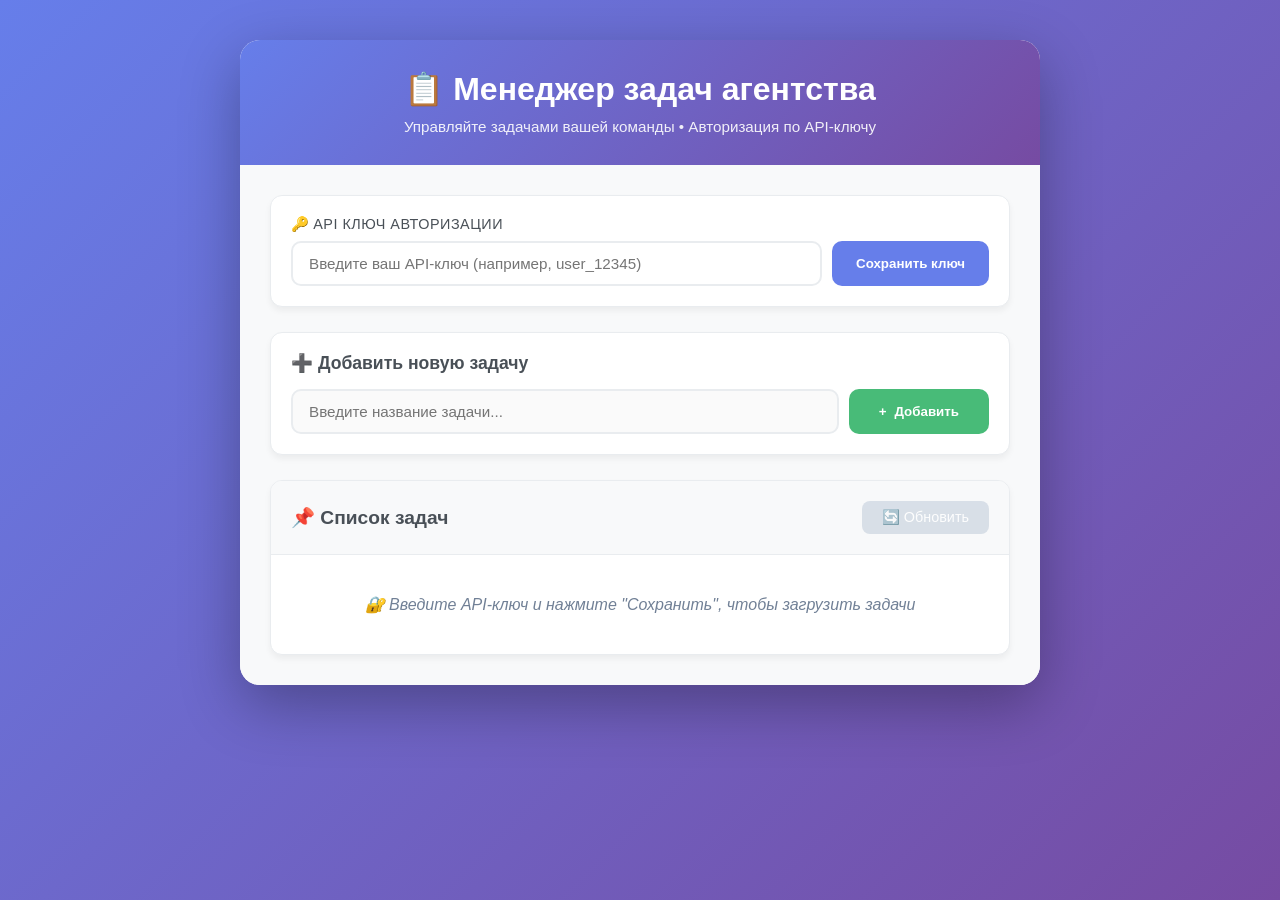
<file: 6/index.html>
<!DOCTYPE html>
<html lang="ru">
<head>
    <meta charset="UTF-8">
    <meta name="viewport" content="width=device-width, initial-scale=1.0">
    <title>Менеджер задач для агентства</title>
    <style>
        /* styles.css — встроен для удобства */
        * {
            margin: 0;
            padding: 0;
            box-sizing: border-box;
            font-family: -apple-system, BlinkMacSystemFont, 'Segoe UI', Roboto, Oxygen, Ubuntu, Cantarell, sans-serif;
        }

        body {
            background: linear-gradient(135deg, #667eea 0%, #764ba2 100%);
            min-height: 100vh;
            padding: 20px;
            display: flex;
            justify-content: center;
            align-items: flex-start;
        }

        .container {
            max-width: 800px;
            width: 100%;
            background: white;
            border-radius: 20px;
            box-shadow: 0 20px 60px rgba(0,0,0,0.3);
            overflow: hidden;
            margin: 20px auto;
        }

        .header {
            background: linear-gradient(135deg, #667eea 0%, #764ba2 100%);
            color: white;
            padding: 30px;
            text-align: center;
        }

        .header h1 {
            font-size: 2em;
            margin-bottom: 10px;
            font-weight: 600;
        }

        .header p {
            opacity: 0.9;
            font-size: 0.95em;
        }

        .content {
            padding: 30px;
            background: #f8f9fa;
        }

        .api-section {
            background: white;
            padding: 20px;
            border-radius: 12px;
            margin-bottom: 25px;
            box-shadow: 0 4px 6px rgba(0,0,0,0.05);
            border: 1px solid #e9ecef;
        }

        .api-section label {
            display: block;
            margin-bottom: 8px;
            color: #495057;
            font-weight: 500;
            font-size: 0.9em;
            text-transform: uppercase;
            letter-spacing: 0.5px;
        }

        .api-input-group {
            display: flex;
            gap: 10px;
            flex-wrap: wrap;
        }

        .api-input-group input {
            flex: 1;
            padding: 12px 16px;
            border: 2px solid #e9ecef;
            border-radius: 10px;
            font-size: 0.95em;
            transition: all 0.3s;
            min-width: 250px;
        }

        .api-input-group input:focus {
            outline: none;
            border-color: #667eea;
            box-shadow: 0 0 0 3px rgba(102,126,234,0.1);
        }

        .api-input-group button {
            padding: 12px 24px;
            background: #667eea;
            color: white;
            border: none;
            border-radius: 10px;
            font-weight: 600;
            cursor: pointer;
            transition: all 0.3s;
            white-space: nowrap;
        }

        .api-input-group button:hover {
            background: #5a67d8;
            transform: translateY(-1px);
            box-shadow: 0 4px 12px rgba(102,126,234,0.3);
        }

        .api-input-group button:active {
            transform: translateY(0);
        }

        .api-status {
            margin-top: 10px;
            font-size: 0.9em;
            color: #28a745;
            display: flex;
            align-items: center;
            gap: 6px;
        }

        .api-status.error {
            color: #dc3545;
        }

        .api-status.hidden {
            display: none;
        }

        .api-status i {
            font-style: normal;
            font-weight: 500;
        }

        .add-task-section {
            background: white;
            padding: 20px;
            border-radius: 12px;
            margin-bottom: 25px;
            box-shadow: 0 4px 6px rgba(0,0,0,0.05);
            border: 1px solid #e9ecef;
        }

        .add-task-section h3 {
            color: #495057;
            margin-bottom: 15px;
            font-size: 1.1em;
            font-weight: 600;
        }

        .add-task-form {
            display: flex;
            gap: 10px;
            flex-wrap: wrap;
        }

        .add-task-form input {
            flex: 1;
            padding: 12px 16px;
            border: 2px solid #e9ecef;
            border-radius: 10px;
            font-size: 0.95em;
            transition: all 0.3s;
            min-width: 250px;
        }

        .add-task-form input:focus {
            outline: none;
            border-color: #667eea;
            box-shadow: 0 0 0 3px rgba(102,126,234,0.1);
        }

        .add-task-form button {
            padding: 12px 30px;
            background: #48bb78;
            color: white;
            border: none;
            border-radius: 10px;
            font-weight: 600;
            cursor: pointer;
            transition: all 0.3s;
            white-space: nowrap;
            display: flex;
            align-items: center;
            gap: 8px;
        }

        .add-task-form button:hover {
            background: #38a169;
            transform: translateY(-1px);
            box-shadow: 0 4px 12px rgba(72,187,120,0.3);
        }

        .add-task-form button:active {
            transform: translateY(0);
        }

        .tasks-section {
            background: white;
            border-radius: 12px;
            overflow: hidden;
            box-shadow: 0 4px 6px rgba(0,0,0,0.05);
            border: 1px solid #e9ecef;
        }

        .tasks-header {
            padding: 20px;
            background: #f8f9fa;
            border-bottom: 1px solid #e9ecef;
            display: flex;
            justify-content: space-between;
            align-items: center;
            flex-wrap: wrap;
            gap: 15px;
        }

        .tasks-header h2 {
            color: #495057;
            font-size: 1.2em;
            font-weight: 600;
        }

        .tasks-header button {
            padding: 8px 20px;
            background: #667eea;
            color: white;
            border: none;
            border-radius: 8px;
            font-weight: 500;
            cursor: pointer;
            transition: all 0.3s;
            font-size: 0.9em;
        }

        .tasks-header button:hover:not(:disabled) {
            background: #5a67d8;
            transform: translateY(-1px);
        }

        .tasks-header button:disabled {
            background: #cbd5e0;
            cursor: not-allowed;
            opacity: 0.7;
        }

        .tasks-list {
            list-style: none;
            padding: 0;
            margin: 0;
        }

        .task-item {
            display: flex;
            align-items: center;
            justify-content: space-between;
            padding: 16px 20px;
            border-bottom: 1px solid #e9ecef;
            transition: all 0.2s;
            animation: fadeIn 0.3s ease;
        }

        .task-item:hover {
            background: #f8f9fa;
        }

        .task-item:last-child {
            border-bottom: none;
        }

        .task-content {
            display: flex;
            align-items: center;
            gap: 12px;
            flex: 1;
        }

        .task-checkbox {
            width: 20px;
            height: 20px;
            cursor: pointer;
            accent-color: #667eea;
        }

        .task-title {
            font-size: 1em;
            color: #2d3748;
            transition: all 0.2s;
            word-break: break-word;
        }

        .task-title.completed {
            text-decoration: line-through;
            color: #a0aec0;
        }

        .task-actions {
            display: flex;
            gap: 8px;
        }

        .task-actions button {
            padding: 6px 12px;
            border: none;
            border-radius: 6px;
            font-weight: 500;
            cursor: pointer;
            transition: all 0.2s;
            font-size: 0.85em;
        }

        .task-actions .delete-btn {
            background: #feb2b2;
            color: #c53030;
        }

        .task-actions .delete-btn:hover {
            background: #fc8181;
            color: #9b2c2c;
        }

        .empty-tasks {
            text-align: center;
            padding: 40px 20px;
            color: #718096;
            font-style: italic;
        }

        .loading {
            text-align: center;
            padding: 30px;
            color: #667eea;
            font-weight: 500;
        }

        .loading::after {
            content: '';
            display: inline-block;
            width: 16px;
            height: 16px;
            margin-left: 8px;
            border: 2px solid #667eea;
            border-top-color: transparent;
            border-radius: 50%;
            animation: spin 0.8s linear infinite;
        }

        .error-message {
            text-align: center;
            padding: 30px;
            color: #e53e3e;
            background: #fff5f5;
            border-radius: 8px;
            margin: 20px;
        }

        @keyframes fadeIn {
            from {
                opacity: 0;
                transform: translateY(-10px);
            }
            to {
                opacity: 1;
                transform: translateY(0);
            }
        }

        @keyframes spin {
            to { transform: rotate(360deg); }
        }

        /* Responsive */
        @media (max-width: 600px) {
            .content {
                padding: 20px;
            }

            .api-input-group,
            .add-task-form {
                flex-direction: column;
            }

            .api-input-group button,
            .add-task-form button {
                width: 100%;
            }

            .task-item {
                flex-direction: column;
                align-items: flex-start;
                gap: 12px;
            }

            .task-content {
                width: 100%;
            }

            .task-actions {
                width: 100%;
                justify-content: flex-end;
            }
        }
    </style>
</head>
<body>
    <div class="container">
        <div class="header">
            <h1>📋 Менеджер задач агентства</h1>
            <p>Управляйте задачами вашей команды • Авторизация по API-ключу</p>
        </div>

        <div class="content">
            <!-- Секция API ключа -->
            <div class="api-section">
                <label for="apiKey">🔑 API ключ авторизации</label>
                <div class="api-input-group">
                    <input
                        type="text"
                        id="apiKey"
                        placeholder="Введите ваш API-ключ (например, user_12345)"
                        value=""
                    >
                    <button id="saveApiKeyBtn">Сохранить ключ</button>
                </div>
                <div id="apiStatus" class="api-status hidden">
                    <i>✓</i> <span></span>
                </div>
            </div>

            <!-- Форма добавления задачи -->
            <div class="add-task-section">
                <h3>➕ Добавить новую задачу</h3>
                <div class="add-task-form">
                    <input
                        type="text"
                        id="newTaskInput"
                        placeholder="Введите название задачи..."
                        disabled
                    >
                    <button id="addTaskBtn" disabled>
                        <span>+</span> Добавить
                    </button>
                </div>
            </div>

            <!-- Список задач -->
            <div class="tasks-section">
                <div class="tasks-header">
                    <h2>📌 Список задач</h2>
                    <button id="refreshTasksBtn" disabled>🔄 Обновить</button>
                </div>

                <!-- Контейнер для списка задач -->
                <div id="tasksContainer">
                    <div class="empty-tasks">
                        🔐 Введите API-ключ и нажмите "Сохранить", чтобы загрузить задачи
                    </div>
                </div>
            </div>
        </div>
    </div>

    <script>
        // app.js — встроен для удобства
        (function() {
            // ============================================
            // TODO: Замените на адрес вашего API
            const API_BASE_URL = 'http://your-server.com/api';
            // ============================================

            // Элементы DOM
            const apiKeyInput = document.getElementById('apiKey');
            const saveApiKeyBtn = document.getElementById('saveApiKeyBtn');
            const apiStatus = document.getElementById('apiStatus');
            const apiStatusSpan = apiStatus.querySelector('span');
            const newTaskInput = document.getElementById('newTaskInput');
            const addTaskBtn = document.getElementById('addTaskBtn');
            const refreshTasksBtn = document.getElementById('refreshTasksBtn');
            const tasksContainer = document.getElementById('tasksContainer');

            // Состояние приложения
            let currentApiKey = sessionStorage.getItem('todo_api_key') || '';

            // Инициализация
            function init() {
                // Заполняем поле ввода, если ключ уже сохранен
                if (currentApiKey) {
                    apiKeyInput.value = currentApiKey;
                    enableAuthenticatedFeatures(true);
                    showApiStatus('Ключ загружен из сессии', false);
                    loadTasks();
                }

                // Обработчики событий
                saveApiKeyBtn.addEventListener('click', handleSaveApiKey);
                addTaskBtn.addEventListener('click', handleAddTask);
                refreshTasksBtn.addEventListener('click', () => loadTasks());

                // Обработка Enter в полях ввода
                apiKeyInput.addEventListener('keypress', (e) => {
                    if (e.key === 'Enter') handleSaveApiKey();
                });

                newTaskInput.addEventListener('keypress', (e) => {
                    if (e.key === 'Enter' && !addTaskBtn.disabled) handleAddTask();
                });
            }

            // Сохранение API ключа
            function handleSaveApiKey() {
                const apiKey = apiKeyInput.value.trim();

                if (!apiKey) {
                    showApiStatus('Пожалуйста, введите API ключ', true);
                    return;
                }

                // Сохраняем в sessionStorage
                sessionStorage.setItem('todo_api_key', apiKey);
                currentApiKey = apiKey;

                // Активируем интерфейс
                enableAuthenticatedFeatures(true);
                showApiStatus('Ключ сохранен. Загружаем задачи...', false);

                // Загружаем задачи
                loadTasks();
            }

            // Включение/отключение функций для авторизованных пользователей
            function enableAuthenticatedFeatures(enabled) {
                newTaskInput.disabled = !enabled;
                addTaskBtn.disabled = !enabled;
                refreshTasksBtn.disabled = !enabled;

                if (enabled) {
                    newTaskInput.focus();
                } else {
                    newTaskInput.value = '';
                }
            }

            // Показать статус API ключа
            function showApiStatus(message, isError = false) {
                apiStatusSpan.textContent = message;
                apiStatus.classList.remove('hidden', 'error');

                if (isError) {
                    apiStatus.classList.add('error');
                }
            }

            // Загрузка задач
            async function loadTasks() {
                if (!currentApiKey) {
                    tasksContainer.innerHTML = '<div class="empty-tasks">🔐 Сначала сохраните API ключ</div>';
                    return;
                }

                // Показываем загрузку
                tasksContainer.innerHTML = '<div class="loading">Загрузка задач</div>';

                try {
                    const url = new URL(`${API_BASE_URL}/get_tasks`);
                    url.searchParams.append('api_key', currentApiKey);

                    const response = await fetch(url, {
                        method: 'GET',
                        headers: {
                            'Accept': 'application/json'
                        }
                    });

                    if (!response.ok) {
                        throw new Error(`HTTP ошибка ${response.status}`);
                    }

                    const tasks = await response.json();
                    renderTasks(tasks);

                } catch (error) {
                    console.error('Ошибка загрузки задач:', error);

                    // Для демонстрации показываем тестовые данные, если API недоступен
                    if (API_BASE_URL === 'http://your-server.com/api') {
                        showMockTasks();
                    } else {
                        tasksContainer.innerHTML = `
                            <div class="error-message">
                                ❌ Ошибка загрузки задач: ${error.message}<br>
                                <small>Проверьте адрес API и доступность сервера</small>
                            </div>
                        `;
                    }
                }
            }

            // Отрисовка задач
            function renderTasks(tasks) {
                if (!tasks || tasks.length === 0) {
                    tasksContainer.innerHTML = '<div class="empty-tasks">✨ Нет задач. Создайте первую!</div>';
                    return;
                }

                const tasksList = document.createElement('ul');
                tasksList.className = 'tasks-list';

                tasks.forEach(task => {
                    const taskItem = document.createElement('li');
                    taskItem.className = 'task-item';
                    taskItem.dataset.id = task.id;

                    // Формируем содержимое задачи
                    taskItem.innerHTML = `
                        <div class="task-content">
                            <input type="checkbox" class="task-checkbox" ${task.completed ? 'checked' : ''}>
                            <span class="task-title ${task.completed ? 'completed' : ''}">${escapeHtml(task.title)}</span>
                        </div>
                        <div class="task-actions">
                            <button class="delete-btn" title="Удалить задачу">🗑️ Удалить</button>
                        </div>
                    `;

                    // Обработчики для задачи
                    const checkbox = taskItem.querySelector('.task-checkbox');
                    const titleSpan = taskItem.querySelector('.task-title');
                    const deleteBtn = taskItem.querySelector('.delete-btn');

                    // Обработчик изменения статуса (чекбокс)
                    checkbox.addEventListener('change', async () => {
                        const completed = checkbox.checked;
                        titleSpan.classList.toggle('completed', completed);

                        try {
                            await toggleTaskStatus(task.id, completed);
                        } catch (error) {
                            // В случае ошибки возвращаем чекбокс в прежнее состояние
                            checkbox.checked = !completed;
                            titleSpan.classList.toggle('completed', !completed);
                            console.error('Ошибка обновления статуса:', error);
                            alert('Не удалось обновить статус задачи');
                        }
                    });

                    // Обработчик удаления задачи
                    deleteBtn.addEventListener('click', async () => {
                        if (confirm('Удалить задачу?')) {
                            try {
                                await deleteTask(task.id);
                                taskItem.remove();

                                // Если задач больше нет, показываем пустое состояние
                                if (tasksContainer.querySelector('.tasks-list')?.children.length === 0) {
                                    tasksContainer.innerHTML = '<div class="empty-tasks">✨ Нет задач. Создайте первую!</div>';
                                }
                            } catch (error) {
                                console.error('Ошибка удаления задачи:', error);
                                alert('Не удалось удалить задачу');
                            }
                        }
                    });

                    tasksList.appendChild(taskItem);
                });

                tasksContainer.innerHTML = '';
                tasksContainer.appendChild(tasksList);
            }

            // Добавление новой задачи
            async function handleAddTask() {
                const title = newTaskInput.value.trim();

                if (!title) {
                    alert('Введите название задачи');
                    return;
                }

                if (!currentApiKey) {
                    alert('Сначала сохраните API ключ');
                    return;
                }

                // Блокируем кнопку на время запроса
                addTaskBtn.disabled = true;
                const originalText = addTaskBtn.innerHTML;
                addTaskBtn.innerHTML = '⏳ Добавление...';

                try {
                    const response = await fetch(`${API_BASE_URL}/add_task`, {
                        method: 'POST',
                        headers: {
                            'Content-Type': 'application/json',
                            'Accept': 'application/json'
                        },
                        body: JSON.stringify({
                            title: title,
                            api_key: currentApiKey
                        })
                    });

                    if (!response.ok) {
                        throw new Error(`HTTP ошибка ${response.status}`);
                    }

                    const newTask = await response.json();

                    // Очищаем поле ввода
                    newTaskInput.value = '';

                    // Перезагружаем задачи для получения актуального списка
                    await loadTasks();

                } catch (error) {
                    console.error('Ошибка добавления задачи:', error);

                    // Если API недоступен, имитируем успешное добавление
                    if (API_BASE_URL === 'http://your-server.com/api') {
                        alert('✅ Демо-режим: задача добавлена локально (API не настроен)');
                        newTaskInput.value = '';

                        // Создаем тестовую задачу
                        const mockTask = {
                            id: Date.now(),
                            title: title,
                            completed: false
                        };

                        // Добавляем в текущий список
                        const currentTasks = tasksContainer.querySelector('.tasks-list');
                        if (currentTasks) {
                            const mockTasks = Array.from(currentTasks.children).map(item => ({
                                id: item.dataset.id,
                                title: item.querySelector('.task-title').textContent,
                                completed: item.querySelector('.task-checkbox').checked
                            }));
                            mockTasks.push(mockTask);
                            renderTasks(mockTasks);
                        } else {
                            renderTasks([mockTask]);
                        }
                    } else {
                        alert(`Ошибка: ${error.message}`);
                    }
                } finally {
                    addTaskBtn.disabled = false;
                    addTaskBtn.innerHTML = originalText;
                }
            }

            // Переключение статуса задачи
            async function toggleTaskStatus(taskId, completed) {
                if (!currentApiKey) return;

                const response = await fetch(`${API_BASE_URL}/toggle_task/${taskId}`, {
                    method: 'PUT',
                    headers: {
                        'Content-Type': 'application/json',
                        'Accept': 'application/json'
                    },
                    body: JSON.stringify({
                        completed: completed,
                        api_key: currentApiKey
                    })
                });

                if (!response.ok) {
                    throw new Error(`HTTP ошибка ${response.status}`);
                }

                return await response.json();
            }

            // Удаление задачи
            async function deleteTask(taskId) {
                if (!currentApiKey) return;

                const url = new URL(`${API_BASE_URL}/delete_task/${taskId}`);
                url.searchParams.append('api_key', currentApiKey);

                const response = await fetch(url, {
                    method: 'DELETE',
                    headers: {
                        'Accept': 'application/json'
                    }
                });

                if (!response.ok) {
                    throw new Error(`HTTP ошибка ${response.status}`);
                }
            }

            // Демо-задачи для тестирования без API
            function showMockTasks() {
                const mockTasks = [
                    { id: 1, title: 'Подготовить отчет по проекту A', completed: false },
                    { id: 2, title: 'Созвониться с клиентом в 15:00', completed: true },
                    { id: 3, title: 'Запланировать встречу команды', completed: false },
                    { id: 4, title: 'Проверить почту', completed: false },
                    { id: 5, title: 'Обновить документацию', completed: true }
                ];

                renderTasks(mockTasks);

                // Показываем подсказку
                const mockNotice = document.createElement('div');
                mockNotice.style.padding = '10px 20px';
                mockNotice.style.background = '#fefcbf';
                mockNotice.style.color = '#744210';
                mockNotice.style.fontSize = '0.9em';
                mockNotice.style.textAlign = 'center';
                mockNotice.style.borderBottom = '1px solid #faf089';
                mockNotice.innerHTML = '⚡ Демо-режим: показаны тестовые задачи. Настройте API для реальной работы.';

                tasksContainer.prepend(mockNotice);
            }

            // Экранирование HTML для безопасности
            function escapeHtml(text) {
                const div = document.createElement('div');
                div.textContent = text;
                return div.innerHTML;
            }

            // Запуск инициализации после загрузки DOM
            document.addEventListener('DOMContentLoaded', init);
        })();
    </script>
</body>
</html>
</file>
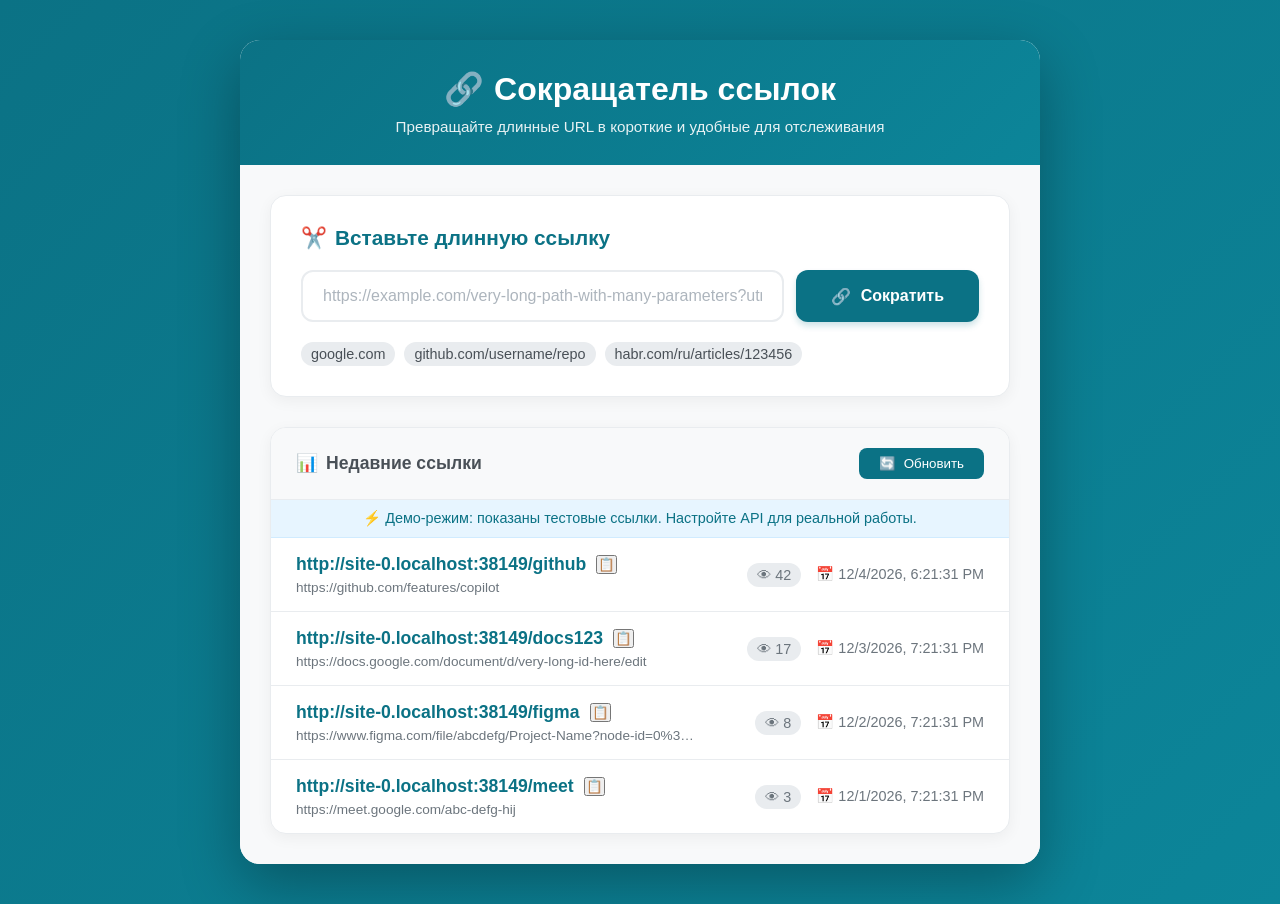
<file: 8/index.html>
<!DOCTYPE html>
<html lang="ru">
<head>
    <meta charset="UTF-8">
    <meta name="viewport" content="width=device-width, initial-scale=1.0">
    <title>Сокращатель ссылок для агентства</title>
    <style>
        /* styles.css — встроен для удобства */
        * {
            margin: 0;
            padding: 0;
            box-sizing: border-box;
            font-family: -apple-system, BlinkMacSystemFont, 'Segoe UI', Roboto, Oxygen, Ubuntu, Cantarell, sans-serif;
        }

        body {
            background: linear-gradient(135deg, #0b7285 0%, #0c8599 100%);
            min-height: 100vh;
            padding: 20px;
            display: flex;
            justify-content: center;
            align-items: flex-start;
        }

        .container {
            max-width: 800px;
            width: 100%;
            background: white;
            border-radius: 20px;
            box-shadow: 0 20px 60px rgba(0,0,0,0.3);
            overflow: hidden;
            margin: 20px auto;
        }

        .header {
            background: linear-gradient(135deg, #0b7285 0%, #0c8599 100%);
            color: white;
            padding: 30px;
            text-align: center;
        }

        .header h1 {
            font-size: 2em;
            margin-bottom: 10px;
            font-weight: 600;
            display: flex;
            align-items: center;
            justify-content: center;
            gap: 10px;
        }

        .header p {
            opacity: 0.9;
            font-size: 0.95em;
        }

        .content {
            padding: 30px;
            background: #f8f9fa;
        }

        .shortener-section {
            background: white;
            padding: 30px;
            border-radius: 16px;
            margin-bottom: 30px;
            box-shadow: 0 4px 15px rgba(0,0,0,0.05);
            border: 1px solid #e9ecef;
        }

        .shortener-section h2 {
            color: #0b7285;
            margin-bottom: 20px;
            font-size: 1.3em;
            font-weight: 600;
            display: flex;
            align-items: center;
            gap: 8px;
        }

        .input-group {
            display: flex;
            gap: 12px;
            flex-wrap: wrap;
            margin-bottom: 15px;
        }

        .input-group input {
            flex: 1;
            padding: 15px 20px;
            border: 2px solid #e9ecef;
            border-radius: 12px;
            font-size: 1em;
            transition: all 0.3s;
            min-width: 280px;
        }

        .input-group input:focus {
            outline: none;
            border-color: #0b7285;
            box-shadow: 0 0 0 3px rgba(11,114,133,0.1);
        }

        .input-group input::placeholder {
            color: #adb5bd;
        }

        .input-group button {
            padding: 15px 35px;
            background: #0b7285;
            color: white;
            border: none;
            border-radius: 12px;
            font-weight: 600;
            font-size: 1em;
            cursor: pointer;
            transition: all 0.3s;
            white-space: nowrap;
            display: flex;
            align-items: center;
            gap: 10px;
            box-shadow: 0 4px 6px rgba(11,114,133,0.2);
        }

        .input-group button:hover {
            background: #0c8599;
            transform: translateY(-2px);
            box-shadow: 0 6px 15px rgba(11,114,133,0.3);
        }

        .input-group button:active {
            transform: translateY(0);
        }

        .input-group button:disabled {
            background: #adb5bd;
            transform: none;
            box-shadow: none;
            cursor: not-allowed;
        }

        .url-examples {
            margin-top: 15px;
            color: #6c757d;
            font-size: 0.9em;
        }

        .url-examples span {
            display: inline-block;
            background: #e9ecef;
            padding: 4px 10px;
            border-radius: 20px;
            margin: 5px 5px 0 0;
            color: #495057;
        }

        .result-section {
            background: white;
            border-radius: 16px;
            overflow: hidden;
            box-shadow: 0 4px 15px rgba(0,0,0,0.05);
            border: 1px solid #e9ecef;
            margin-bottom: 30px;
        }

        .result-header {
            padding: 20px 25px;
            background: #f8f9fa;
            border-bottom: 1px solid #e9ecef;
        }

        .result-header h3 {
            color: #495057;
            font-size: 1.1em;
            font-weight: 600;
            display: flex;
            align-items: center;
            gap: 8px;
        }

        .result-content {
            padding: 25px;
        }

        .short-url-card {
            background: #e7f5ff;
            border: 2px dashed #0b7285;
            border-radius: 12px;
            padding: 20px;
            text-align: center;
            margin-bottom: 20px;
        }

        .short-url-display {
            font-size: 1.4em;
            font-weight: 600;
            color: #0b7285;
            word-break: break-all;
            margin-bottom: 15px;
        }

        .short-url-actions {
            display: flex;
            gap: 10px;
            justify-content: center;
            flex-wrap: wrap;
        }

        .short-url-actions button {
            padding: 10px 25px;
            border: none;
            border-radius: 8px;
            font-weight: 500;
            cursor: pointer;
            transition: all 0.2s;
            font-size: 0.95em;
            display: inline-flex;
            align-items: center;
            gap: 8px;
        }

        .copy-btn {
            background: #0b7285;
            color: white;
        }

        .copy-btn:hover {
            background: #0c8599;
            transform: translateY(-2px);
        }

        .copy-btn.copied {
            background: #37b24d;
        }

        .open-btn {
            background: #e9ecef;
            color: #495057;
        }

        .open-btn:hover {
            background: #dee2e6;
            transform: translateY(-2px);
        }

        .stats-section {
            background: white;
            border-radius: 16px;
            overflow: hidden;
            box-shadow: 0 4px 15px rgba(0,0,0,0.05);
            border: 1px solid #e9ecef;
        }

        .stats-header {
            padding: 20px 25px;
            background: #f8f9fa;
            border-bottom: 1px solid #e9ecef;
            display: flex;
            justify-content: space-between;
            align-items: center;
            flex-wrap: wrap;
            gap: 15px;
        }

        .stats-header h3 {
            color: #495057;
            font-size: 1.1em;
            font-weight: 600;
            display: flex;
            align-items: center;
            gap: 8px;
        }

        .refresh-btn {
            padding: 8px 20px;
            background: #0b7285;
            color: white;
            border: none;
            border-radius: 8px;
            font-weight: 500;
            cursor: pointer;
            transition: all 0.2s;
            display: flex;
            align-items: center;
            gap: 8px;
        }

        .refresh-btn:hover:not(:disabled) {
            background: #0c8599;
            transform: translateY(-2px);
        }

        .refresh-btn:disabled {
            background: #adb5bd;
            cursor: not-allowed;
        }

        .urls-list {
            list-style: none;
            padding: 0;
            margin: 0;
        }

        .url-item {
            display: flex;
            align-items: center;
            justify-content: space-between;
            padding: 16px 25px;
            border-bottom: 1px solid #e9ecef;
            transition: all 0.2s;
            animation: slideIn 0.3s ease;
        }

        .url-item:hover {
            background: #f8f9fa;
        }

        .url-item:last-child {
            border-bottom: none;
        }

        .url-info {
            flex: 1;
            min-width: 0;
        }

        .url-info .short {
            font-weight: 600;
            color: #0b7285;
            margin-bottom: 5px;
            display: flex;
            align-items: center;
            gap: 10px;
            flex-wrap: wrap;
        }

        .url-info .short a {
            color: #0b7285;
            text-decoration: none;
            font-size: 1.1em;
        }

        .url-info .short a:hover {
            text-decoration: underline;
        }

        .url-info .original {
            color: #6c757d;
            font-size: 0.85em;
            white-space: nowrap;
            overflow: hidden;
            text-overflow: ellipsis;
            max-width: 400px;
        }

        .url-stats {
            display: flex;
            align-items: center;
            gap: 15px;
            color: #6c757d;
            font-size: 0.9em;
            white-space: nowrap;
        }

        .url-stats .clicks {
            background: #e9ecef;
            padding: 4px 10px;
            border-radius: 20px;
            font-weight: 500;
        }

        .empty-state {
            text-align: center;
            padding: 40px 20px;
            color: #adb5bd;
        }

        .empty-state p {
            margin-bottom: 10px;
        }

        .empty-state .hint {
            font-size: 0.9em;
            color: #0b7285;
            background: #e7f5ff;
            padding: 8px 16px;
            border-radius: 30px;
            display: inline-block;
        }

        .loading {
            text-align: center;
            padding: 30px;
            color: #0b7285;
        }

        .loading::after {
            content: '';
            display: inline-block;
            width: 16px;
            height: 16px;
            margin-left: 8px;
            border: 2px solid #0b7285;
            border-top-color: transparent;
            border-radius: 50%;
            animation: spin 0.8s linear infinite;
        }

        .error-message {
            text-align: center;
            padding: 30px;
            color: #e53e3e;
            background: #fff5f5;
            border-radius: 8px;
            margin: 20px;
        }

        .success-message {
            text-align: center;
            padding: 15px;
            color: #2b8c3e;
            background: #d3f9d8;
            border-radius: 8px;
            margin-bottom: 20px;
        }

        @keyframes slideIn {
            from {
                opacity: 0;
                transform: translateX(-10px);
            }
            to {
                opacity: 1;
                transform: translateX(0);
            }
        }

        @keyframes spin {
            to { transform: rotate(360deg); }
        }

        /* Responsive */
        @media (max-width: 600px) {
            .content {
                padding: 20px;
            }

            .input-group {
                flex-direction: column;
            }

            .input-group button {
                width: 100%;
            }

            .url-item {
                flex-direction: column;
                align-items: flex-start;
                gap: 12px;
            }

            .url-stats {
                width: 100%;
                justify-content: space-between;
            }

            .original {
                max-width: 100% !important;
            }
        }
    </style>
</head>
<body>
    <div class="container">
        <div class="header">
            <h1>
                <span>🔗</span>
                Сокращатель ссылок
            </h1>
            <p>Превращайте длинные URL в короткие и удобные для отслеживания</p>
        </div>

        <div class="content">
            <!-- Основная форма сокращения -->
            <div class="shortener-section">
                <h2>
                    <span>✂️</span>
                    Вставьте длинную ссылку
                </h2>
                <div class="input-group">
                    <input
                        type="url"
                        id="longUrlInput"
                        placeholder="https://example.com/very-long-path-with-many-parameters?utm_source=..."
                        value=""
                    >
                    <button id="shortenBtn">
                        <span>🔗</span>
                        Сократить
                    </button>
                </div>
                <div class="url-examples">
                    <span>google.com</span>
                    <span>github.com/username/repo</span>
                    <span>habr.com/ru/articles/123456</span>
                </div>
            </div>

            <!-- Результат сокращения -->
            <div id="resultSection" class="result-section" style="display: none;">
                <div class="result-header">
                    <h3>
                        <span>✨</span>
                        Готово! Ваша короткая ссылка
                    </h3>
                </div>
                <div class="result-content">
                    <div class="short-url-card">
                        <div id="shortUrlDisplay" class="short-url-display"></div>
                        <div class="short-url-actions">
                            <button id="copyUrlBtn" class="copy-btn">
                                <span>📋</span>
                                Копировать
                            </button>
                            <button id="openUrlBtn" class="open-btn">
                                <span>↗️</span>
                                Открыть
                            </button>
                        </div>
                    </div>
                    <div id="successMessage" class="success-message" style="display: none;">
                        ✓ Скопировано в буфер обмена!
                    </div>
                </div>
            </div>

            <!-- Статистика и список ссылок -->
            <div class="stats-section">
                <div class="stats-header">
                    <h3>
                        <span>📊</span>
                        Недавние ссылки
                    </h3>
                    <button id="refreshStatsBtn" class="refresh-btn">
                        <span>🔄</span>
                        Обновить
                    </button>
                </div>

                <!-- Контейнер для списка ссылок -->
                <div id="urlsContainer">
                    <div class="empty-state">
                        <p>🔗 Здесь появятся ваши сокращённые ссылки</p>
                        <div class="hint">Вставьте длинную ссылку выше и нажмите "Сократить"</div>
                    </div>
                </div>
            </div>
        </div>
    </div>

    <script>
        // app.js — встроен для удобства
        (function() {
            // ============================================
            // TODO: Замените на адрес вашего API
            const API_BASE_URL = 'http://your-server.com/api';
            // Базовый URL вашего сайта (для формирования коротких ссылок)
            const SITE_URL = 'http://your-server.com';
            // ============================================

            // Элементы DOM
            const longUrlInput = document.getElementById('longUrlInput');
            const shortenBtn = document.getElementById('shortenBtn');
            const resultSection = document.getElementById('resultSection');
            const shortUrlDisplay = document.getElementById('shortUrlDisplay');
            const copyUrlBtn = document.getElementById('copyUrlBtn');
            const openUrlBtn = document.getElementById('openUrlBtn');
            const successMessage = document.getElementById('successMessage');
            const refreshStatsBtn = document.getElementById('refreshStatsBtn');
            const urlsContainer = document.getElementById('urlsContainer');

            // Состояние приложения
            let lastShortUrl = '';
            let lastShortCode = '';

            // Инициализация
            function init() {
                // Загружаем список ссылок при старте
                loadUrls();

                // Обработчики событий
                shortenBtn.addEventListener('click', handleShorten);
                refreshStatsBtn.addEventListener('click', () => loadUrls());
                copyUrlBtn.addEventListener('click', copyToClipboard);
                openUrlBtn.addEventListener('click', openShortUrl);

                // Обработка Enter в поле ввода
                longUrlInput.addEventListener('keypress', (e) => {
                    if (e.key === 'Enter' && !shortenBtn.disabled) {
                        handleShorten();
                    }
                });

                // Автоматически скрываем сообщение об успехе через 3 секунды
                successMessage.addEventListener('transitionend', () => {
                    setTimeout(() => {
                        successMessage.style.display = 'none';
                    }, 3000);
                });
            }

            // Валидация URL
            function isValidUrl(string) {
                try {
                    new URL(string);
                    return true;
                } catch (_) {
                    return false;
                }
            }

            // Нормализация URL (добавляем https:// если нет протокола)
            function normalizeUrl(url) {
                url = url.trim();
                if (!url) return '';

                if (!url.startsWith('http://') && !url.startsWith('https://')) {
                    return 'https://' + url;
                }
                return url;
            }

            // Обработка сокращения ссылки
            async function handleShorten() {
                let longUrl = longUrlInput.value.trim();

                if (!longUrl) {
                    alert('Введите URL для сокращения');
                    return;
                }

                // Нормализуем URL
                longUrl = normalizeUrl(longUrl);

                if (!isValidUrl(longUrl)) {
                    alert('Пожалуйста, введите корректный URL');
                    return;
                }

                // Блокируем кнопку на время запроса
                shortenBtn.disabled = true;
                const originalText = shortenBtn.innerHTML;
                shortenBtn.innerHTML = '<span>⏳</span> Сокращаем...';

                try {
                    const response = await fetch(`${API_BASE_URL}/shorten`, {
                        method: 'POST',
                        headers: {
                            'Content-Type': 'application/json',
                            'Accept': 'application/json'
                        },
                        body: JSON.stringify({
                            url: longUrl
                        })
                    });

                    if (!response.ok) {
                        throw new Error(`HTTP ошибка ${response.status}`);
                    }

                    const data = await response.json();

                    // Предполагаем, что API возвращает { short_code: "abc123", short_url: "http://..." }
                    const shortCode = data.short_code || data.code;
                    const shortUrl = data.short_url || `${SITE_URL}/${shortCode}`;

                    lastShortCode = shortCode;
                    lastShortUrl = shortUrl;

                    // Показываем результат
                    shortUrlDisplay.textContent = shortUrl;
                    resultSection.style.display = 'block';

                    // Очищаем поле ввода
                    longUrlInput.value = '';

                    // Обновляем список ссылок
                    await loadUrls();

                    // Прокручиваем к результату
                    resultSection.scrollIntoView({ behavior: 'smooth', block: 'center' });

                } catch (error) {
                    console.error('Ошибка сокращения ссылки:', error);

                    // Если API недоступен, имитируем успешное сокращение
                    if (API_BASE_URL === 'http://your-server.com/api') {
                        // Генерируем случайный код
                        const mockCode = Math.random().toString(36).substring(2, 8);
                        const mockShortUrl = `${window.location.origin}/${mockCode}`;

                        lastShortCode = mockCode;
                        lastShortUrl = mockShortUrl;

                        shortUrlDisplay.textContent = mockShortUrl;
                        resultSection.style.display = 'block';

                        // Добавляем в список
                        addMockUrl(longUrl, mockCode);

                        longUrlInput.value = '';
                    } else {
                        alert(`Ошибка: ${error.message}`);
                    }
                } finally {
                    shortenBtn.disabled = false;
                    shortenBtn.innerHTML = originalText;
                }
            }

            // Загрузка списка ссылок
            async function loadUrls() {
                // Показываем загрузку
                urlsContainer.innerHTML = '<div class="loading">Загрузка ссылок</div>';

                try {
                    const response = await fetch(`${API_BASE_URL}/urls`, {
                        method: 'GET',
                        headers: {
                            'Accept': 'application/json'
                        }
                    });

                    if (!response.ok) {
                        throw new Error(`HTTP ошибка ${response.status}`);
                    }

                    const urls = await response.json();
                    renderUrls(urls);

                } catch (error) {
                    console.error('Ошибка загрузки ссылок:', error);

                    // Для демонстрации показываем тестовые данные
                    if (API_BASE_URL === 'http://your-server.com/api') {
                        showMockUrls();
                    } else {
                        urlsContainer.innerHTML = `
                            <div class="error-message">
                                ❌ Ошибка загрузки ссылок: ${error.message}<br>
                                <small>Проверьте адрес API и доступность сервера</small>
                            </div>
                        `;
                    }
                }
            }

            // Отрисовка списка ссылок
            function renderUrls(urls) {
                if (!urls || urls.length === 0) {
                    urlsContainer.innerHTML = `
                        <div class="empty-state">
                            <p>🔗 Пока нет сокращённых ссылок</p>
                            <div class="hint">Создайте первую ссылку выше</div>
                        </div>
                    `;
                    return;
                }

                const urlsList = document.createElement('ul');
                urlsList.className = 'urls-list';

                urls.forEach(item => {
                    const urlItem = document.createElement('li');
                    urlItem.className = 'url-item';

                    const shortUrl = item.short_url || `${SITE_URL}/${item.short_code}`;
                    const originalUrl = item.original_url || item.long_url || item.url;
                    const clicks = item.clicks || 0;
                    const createdAt = item.created_at ? new Date(item.created_at).toLocaleString() : 'только что';

                    urlItem.innerHTML = `
                        <div class="url-info">
                            <div class="short">
                                <a href="${shortUrl}" target="_blank" title="Открыть короткую ссылку">${shortUrl}</a>
                                <button class="copy-short-btn" data-url="${shortUrl}" title="Копировать">📋</button>
                            </div>
                            <div class="original" title="${originalUrl}">${originalUrl}</div>
                        </div>
                        <div class="url-stats">
                            <span class="clicks" title="Количество переходов">👁 ${clicks}</span>
                            <span title="Дата создания">📅 ${createdAt}</span>
                        </div>
                    `;

                    // Обработчик для копирования короткой ссылки
                    const copyBtn = urlItem.querySelector('.copy-short-btn');
                    copyBtn.addEventListener('click', async (e) => {
                        e.preventDefault();
                        const url = copyBtn.dataset.url;

                        try {
                            await navigator.clipboard.writeText(url);

                            // Визуальный фидбек
                            const originalText = copyBtn.textContent;
                            copyBtn.textContent = '✓';
                            setTimeout(() => {
                                copyBtn.textContent = originalText;
                            }, 1000);

                        } catch (err) {
                            alert('Не удалось скопировать ссылку');
                        }
                    });

                    urlsList.appendChild(urlItem);
                });

                urlsContainer.innerHTML = '';
                urlsContainer.appendChild(urlsList);
            }

            // Копирование в буфер обмена
            async function copyToClipboard() {
                if (!lastShortUrl) return;

                try {
                    await navigator.clipboard.writeText(lastShortUrl);

                    // Показываем сообщение об успехе
                    successMessage.style.display = 'block';

                    // Меняем иконку кнопки временно
                    const originalText = copyUrlBtn.innerHTML;
                    copyUrlBtn.innerHTML = '<span>✓</span> Скопировано';
                    copyUrlBtn.classList.add('copied');

                    setTimeout(() => {
                        copyUrlBtn.innerHTML = originalText;
                        copyUrlBtn.classList.remove('copied');
                    }, 2000);

                } catch (err) {
                    alert('Не удалось скопировать ссылку');
                }
            }

            // Открыть короткую ссылку
            function openShortUrl() {
                if (!lastShortUrl) return;
                window.open(lastShortUrl, '_blank');
            }

            // Добавить тестовую ссылку (для демо)
            function addMockUrl(longUrl, shortCode) {
                const mockUrl = {
                    short_code: shortCode,
                    short_url: `${window.location.origin}/${shortCode}`,
                    original_url: longUrl,
                    clicks: Math.floor(Math.random() * 10),
                    created_at: new Date().toISOString()
                };

                // Получаем текущие ссылки
                const currentUrls = [];
                const existingItems = urlsContainer.querySelectorAll('.url-item');

                existingItems.forEach(item => {
                    const shortLink = item.querySelector('.short a')?.textContent;
                    const original = item.querySelector('.original')?.getAttribute('title');
                    const clicks = item.querySelector('.clicks')?.textContent.replace('👁 ', '');

                    if (shortLink && original) {
                        currentUrls.push({
                            short_url: shortLink,
                            original_url: original,
                            clicks: parseInt(clicks) || 0
                        });
                    }
                });

                // Добавляем новую
                currentUrls.unshift(mockUrl);

                // Ограничиваем до 10
                if (currentUrls.length > 10) currentUrls.pop();

                renderUrls(currentUrls);
            }

            // Демо-ссылки для тестирования без API
            function showMockUrls() {
                const mockUrls = [
                    {
                        short_code: 'github',
                        short_url: `${window.location.origin}/github`,
                        original_url: 'https://github.com/features/copilot',
                        clicks: 42,
                        created_at: new Date(Date.now() - 3600000).toISOString()
                    },
                    {
                        short_code: 'docs123',
                        short_url: `${window.location.origin}/docs123`,
                        original_url: 'https://docs.google.com/document/d/very-long-id-here/edit',
                        clicks: 17,
                        created_at: new Date(Date.now() - 86400000).toISOString()
                    },
                    {
                        short_code: 'figma',
                        short_url: `${window.location.origin}/figma`,
                        original_url: 'https://www.figma.com/file/abcdefg/Project-Name?node-id=0%3A1',
                        clicks: 8,
                        created_at: new Date(Date.now() - 172800000).toISOString()
                    },
                    {
                        short_code: 'meet',
                        short_url: `${window.location.origin}/meet`,
                        original_url: 'https://meet.google.com/abc-defg-hij',
                        clicks: 3,
                        created_at: new Date(Date.now() - 259200000).toISOString()
                    }
                ];

                renderUrls(mockUrls);

                // Показываем подсказку
                const mockNotice = document.createElement('div');
                mockNotice.style.padding = '10px 20px';
                mockNotice.style.background = '#e7f5ff';
                mockNotice.style.color = '#0b7285';
                mockNotice.style.fontSize = '0.9em';
                mockNotice.style.textAlign = 'center';
                mockNotice.style.borderBottom = '1px solid #d0ebff';
                mockNotice.innerHTML = '⚡ Демо-режим: показаны тестовые ссылки. Настройте API для реальной работы.';

                urlsContainer.prepend(mockNotice);
            }

            // Запуск инициализации
            document.addEventListener('DOMContentLoaded', init);
        })();
    </script>
</body>
</html>
</file>
